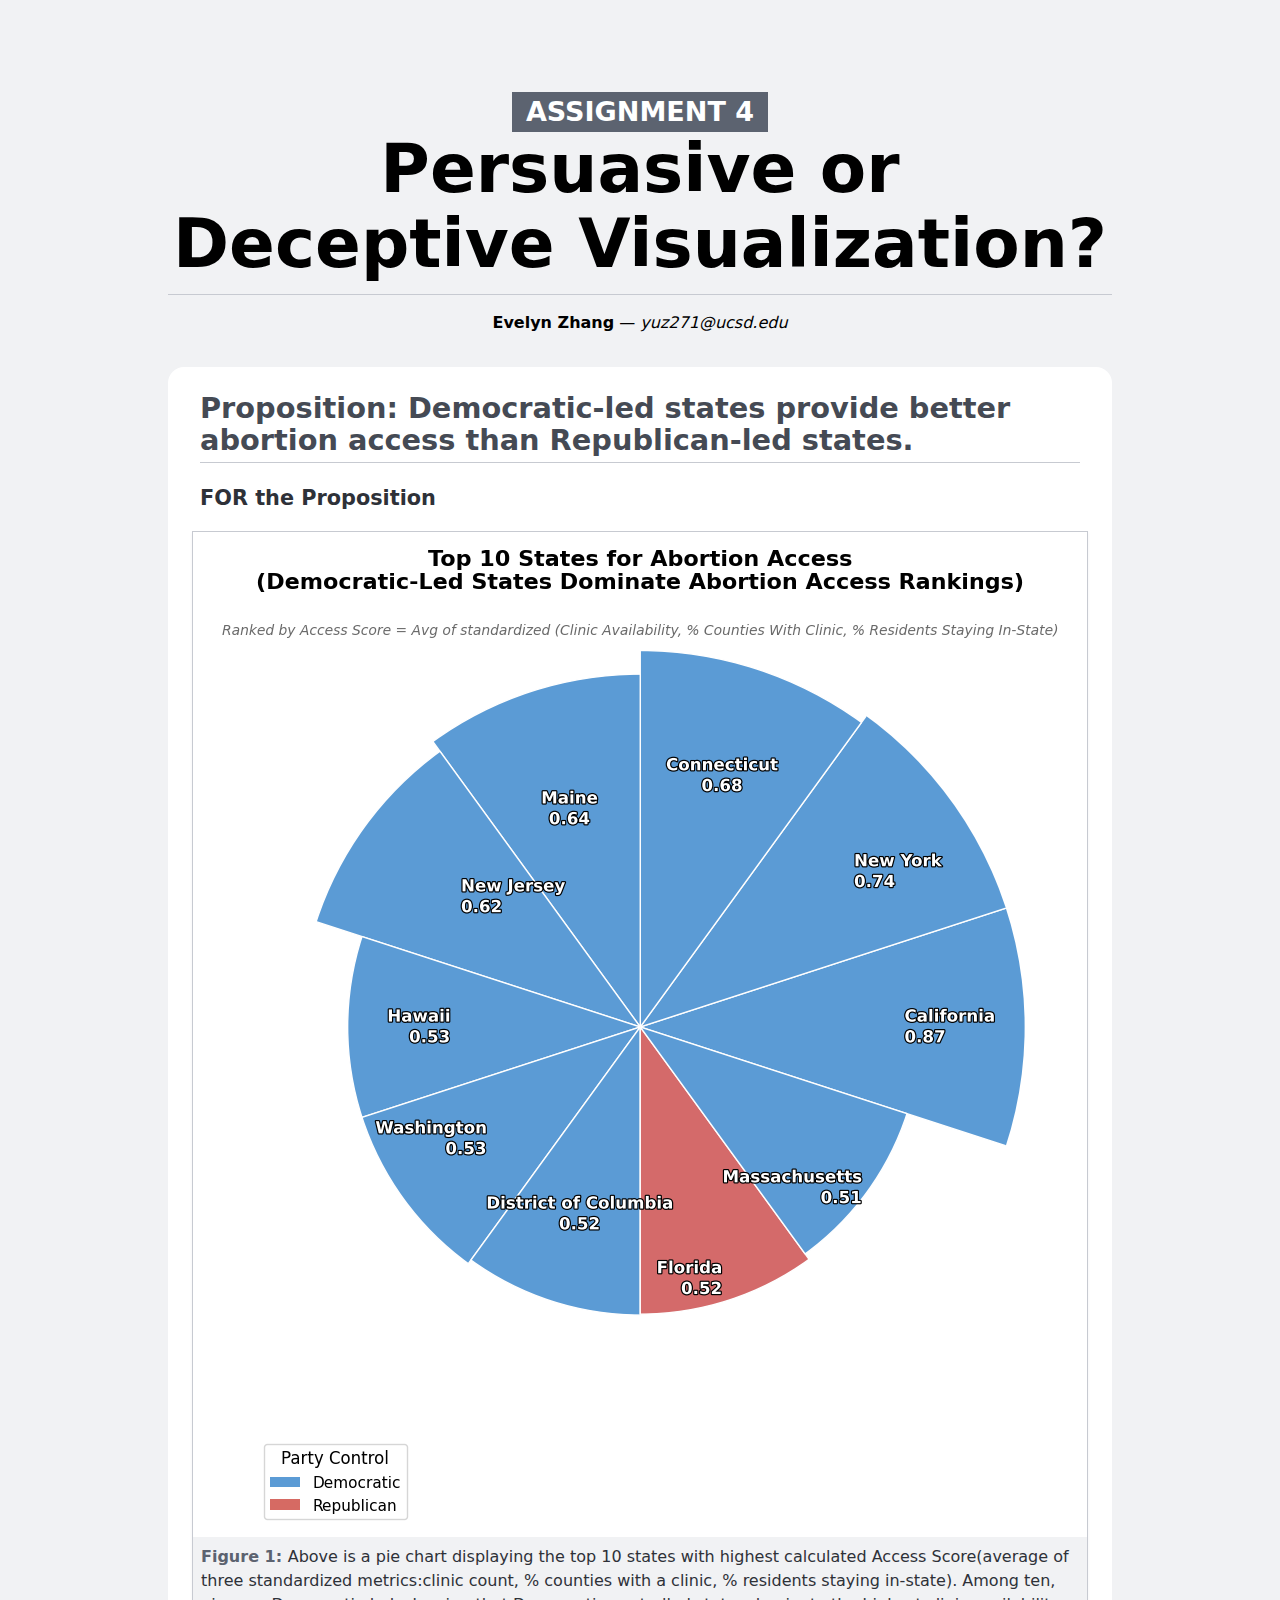
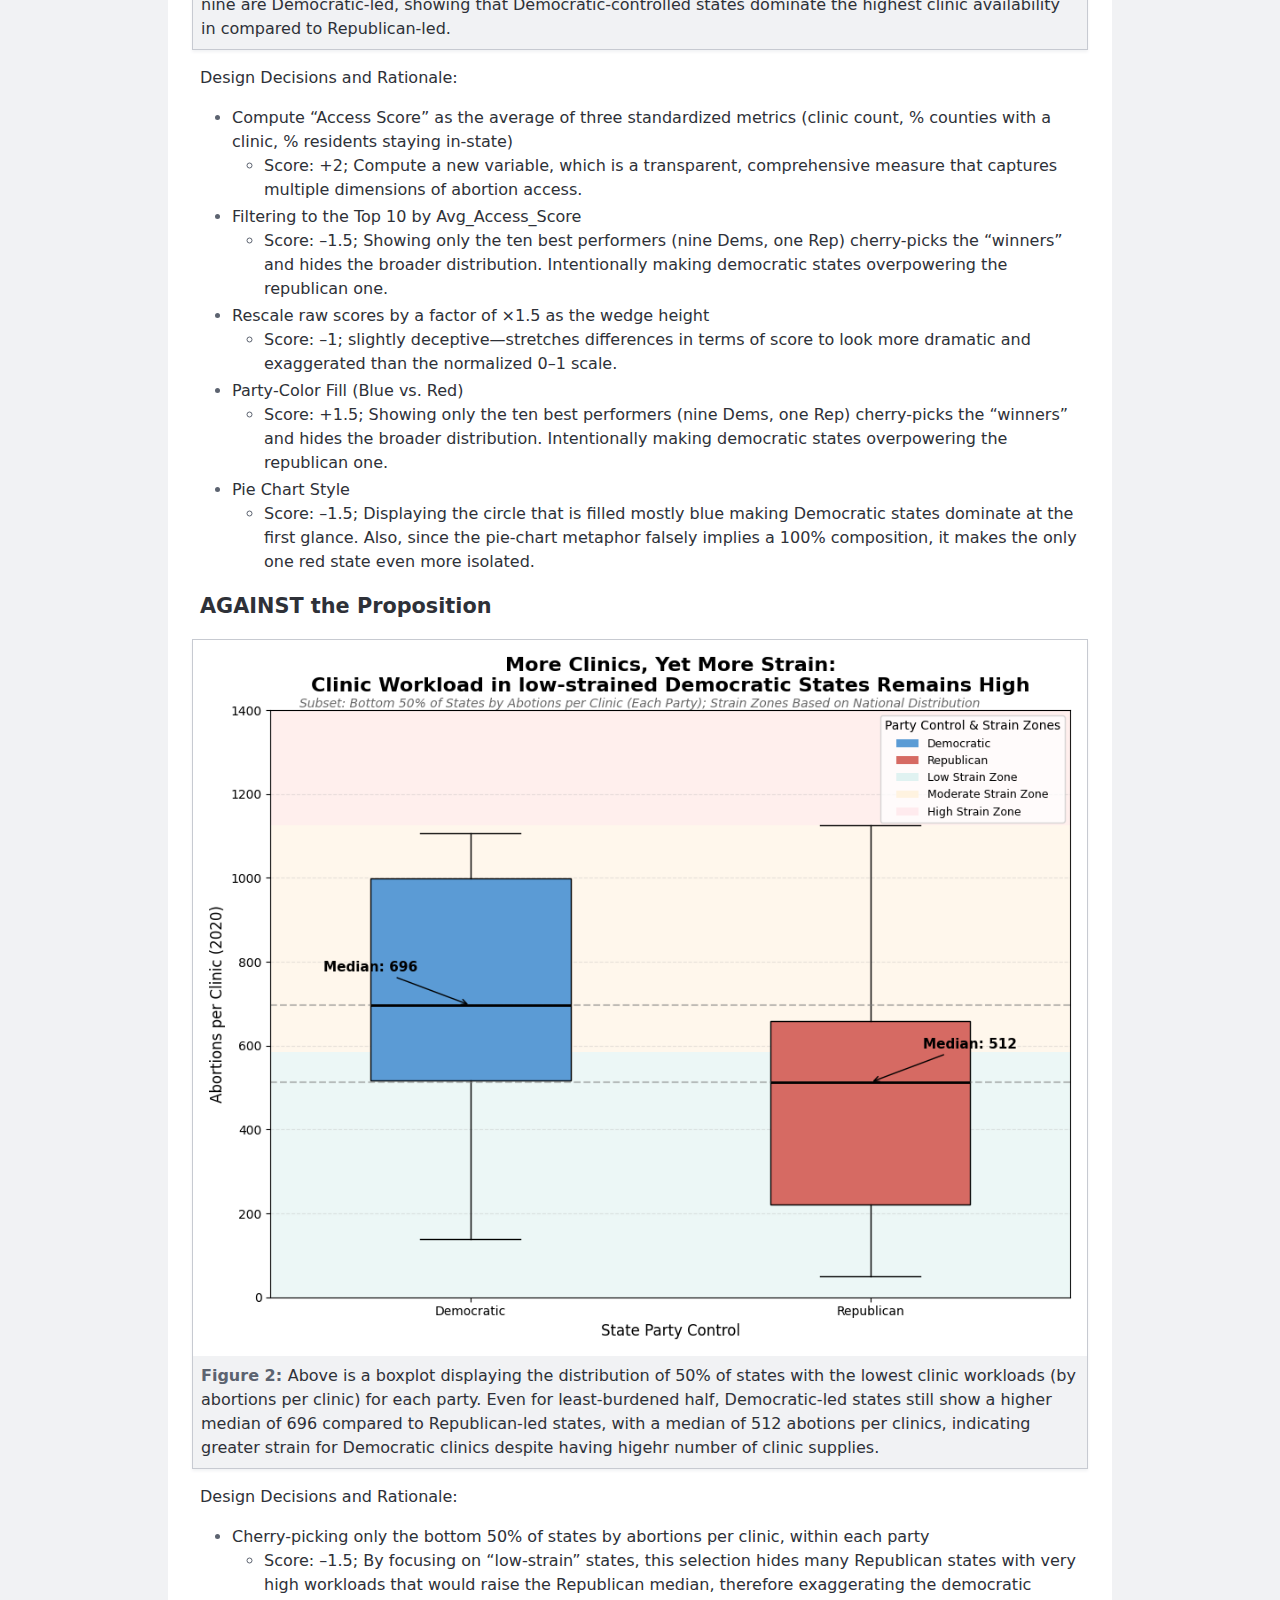
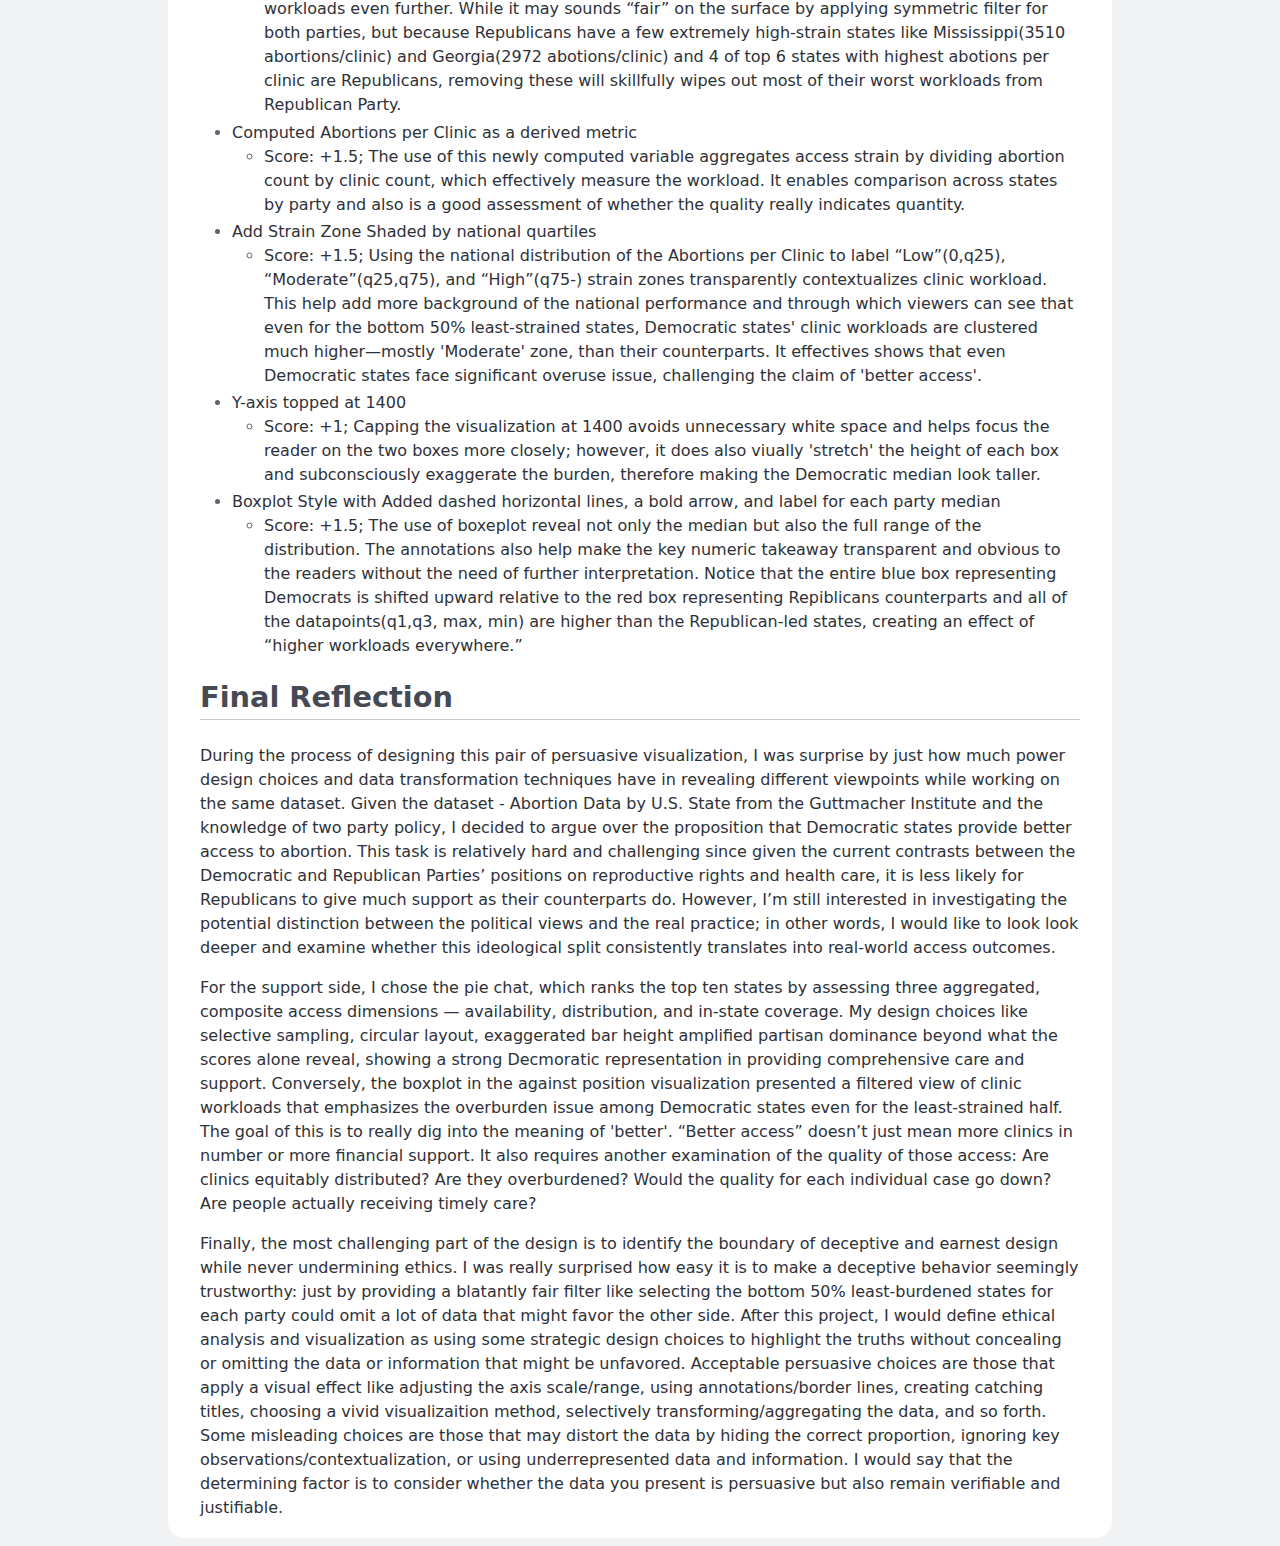
<file: Deceptive_project/project2_report.html>
<!DOCTYPE html>
<html lang="en">
  <head>
    <title>Project 2 Report</title>
    <style>
      :root {
        --color-neutral-95: hsl(220 10% 95%);
        --color-neutral-90: hsl(220 10% 90%);
        --color-neutral-80: hsl(220 10% 80%);
        --color-neutral-70: hsl(220 10% 70%);
        --color-neutral-60: hsl(220 10% 60%);
        --color-neutral-50: hsl(220 10% 50%);
        --color-neutral-40: hsl(220 10% 40%);
        --color-neutral-30: hsl(220 10% 30%);
        --color-neutral-20: hsl(220 10% 20%);
        --color-neutral-10: hsl(220 10% 10%);
      }

      html {
        font: 100%/1.5 system-ui;
        counter-reset: figure;
        background: var(--color-neutral-95);
        max-width: min(75vw, 80em);
        margin: 0 auto;
      }

      figure img {
        display: block;
        margin: 0 auto;
        max-width: 100%;
        max-height: 100%;
        width: auto;
        height: auto;
        object-fit: contain;
      }

      /* Headings */

      h1,
      h2,
      h3,
      h4,
      h5,
      h6 {
        line-height: 1.1;
        font-weight: 600;
        text-wrap: balance;
      }

      h1,
      h2 {
        border-bottom: 1px solid var(--color-neutral-80);
        padding-bottom: 0.2em;
      }

      h1 {
        margin-block: 1em 0.5rem;
        font-size: clamp(2.5em, 150% + 2vh + 2vw, 10vmin);
        font-weight: 800;

        small {
          display: block;
          width: fit-content;
          padding: 0.2em 0.5em;
          margin-inline: auto;
          color: white;
          background: var(--color-neutral-40);
          font-size: 40%;
          text-transform: uppercase;
          white-space: nowrap;
        }
      }

      h2 {
        font-size: 180%;
        color: var(--color-neutral-30);
      }

      h3 {
        font-size: 130%;
      }

      /* Lists */

      ul,
      ol {
        padding-inline-start: 2em;
      }

      li {
        &::marker {
          color: var(--color-neutral-40);
        }

        + li {
          margin-top: 0.2em;
        }
      }

      /* Sectioning elements */

      header {
        padding-block: 1em;
        text-align: center;
      }

      main {
        background: white;
        color: var(--color-neutral-20);
        border-radius: 1rem;
        padding: 0.1rem 2rem;
      }

      /* Figures */

      figure {
        margin: 1em 0;
        padding: 0.5rem;
        margin-inline: -0.5em;
        border: 1px solid var(--color-neutral-80);
        box-shadow: 0 0.1em 0.2em var(--color-neutral-95);
        text-align: center;
        background: white;

        > figcaption {
          font: 500 75% var(--font-sans);
          background: var(--color-neutral-95);
          padding: 0.5rem;
          margin: -0.5rem;
          margin-top: 0.5rem;
          counter-increment: figure;
          text-align: left;

          &::before {
            content: 'Figure ' counter(figure) ': ';
            font-weight: bold;
            color: var(--color-neutral-40);
          }

          a:not(:hover, :focus, :active) {
            color: inherit;
            text-decoration: underline;
            text-decoration-color: color-mix(
              in lab,
              currentColor,
              transparent 70%
            );
          }
        }
      }
    </style>
  </head>

  <body>
    <header>
      <h1>
        <small>Assignment 4</small>
        Persuasive or Deceptive Visualization?
      </h1>

      <p><strong>Evelyn Zhang</strong> — <em>yuz271@ucsd.edu</em></p>
    </header>

    <main>
      <h2>Proposition: Democratic‐led states provide better abortion access than Republican‐led states.</h2>

      <section>
        <h3>FOR the Proposition</h3>

        <figure>
          <img src="output.png" alt="" />
          <figcaption>Above is a pie chart displaying the top 10 states with highest calculated Access Score(average of three standardized metrics:clinic count, % counties with a clinic, % residents staying in-state). Among ten, nine are Democratic-led, showing that Democratic-controlled states dominate the highest clinic availability in compared to Republican-led.</figcaption>
        </figure>

        <p>Design Decisions and Rationale:</p>

        <ul>
          <li>Compute “Access Score” as the average of three standardized metrics (clinic count, % counties with a clinic, % residents staying in-state)  
            <ul>
              <li>Score: +2; Compute a new variable, which is a transparent, comprehensive measure that captures multiple dimensions of abortion access.</li>
          </ul>
          </li>
          <li>Filtering to the Top 10 by Avg_Access_Score 
            <ul>
              <li>Score: –1.5; Showing only the ten best performers (nine Dems, one Rep) cherry-picks the “winners” and hides the broader distribution. Intentionally making democratic states overpowering the republican one.</li>
          </ul>
          </li>
          <li>Rescale raw scores by a factor of ×1.5 as the wedge height
            <ul>
              <li>Score: –1; slightly deceptive—stretches differences in terms of score to look more dramatic and exaggerated than the normalized 0–1 scale.</li>
          </ul>
        </li>
          <li>Party‐Color Fill (Blue vs. Red)
            <ul>
              <li>Score: +1.5; Showing only the ten best performers (nine Dems, one Rep) cherry-picks the “winners” and hides the broader distribution. Intentionally making democratic states overpowering the republican one.</li>
          </ul>
        </li>
          <li>Pie Chart Style
            <ul>
              <li>Score: –1.5;  Displaying the circle that is filled mostly blue making Democratic states dominate at the first glance. Also, since  the pie-chart metaphor falsely implies a 100% composition, it makes the only one red state even more isolated.</li>
          </ul>
          </li>

      </ul>
      </section>

      <section>
        <h3>AGAINST the Proposition</h3>

        <figure>
          <img src="output2.png" alt="" />
          <figcaption>Above is a boxplot displaying the distribution of 50% of states with the lowest clinic workloads (by abortions per clinic) for each party. Even for least-burdened half, Democratic-led states still show a higher median of 696 compared to Republican-led states, with a median of 512 abotions per clinics, indicating greater strain for Democratic clinics despite having higehr number of clinic supplies.</figcaption>
        </figure>

        <p>Design Decisions and Rationale:</p>

        <ul>
          <li>Cherry-picking only the bottom 50% of states by abortions per clinic, within each party  
            <ul>
              <li>Score: –1.5; By focusing on “low‐strain” states, this selection hides many Republican states with very high workloads that would raise the Republican median, therefore exaggerating the democratic workloads even further. While it may sounds “fair” on the surface by applying symmetric filter for both parties, but because Republicans have a few extremely high‐strain states like Mississippi(3510 abortions/clinic) and Georgia(2972 abotions/clinic) and 4 of top 6 states with highest abotions per clinic are Republicans, removing these will skillfully wipes out most of their worst workloads from Republican Party.</li>
          </ul>
          </li>
          <li>Computed Abortions per Clinic as a derived metric
            <ul>
              <li>Score: +1.5; The use of this newly computed variable aggregates access strain by dividing abortion count by clinic count, which effectively measure the workload. It enables comparison across states by party and also is a good assessment of whether the quality really indicates quantity. </li>
          </ul>
        </li>
          <li>Add Strain Zone Shaded by national quartiles
            <ul>
              <li>Score: +1.5; Using the national distribution of the Abortions per Clinic to label “Low”(0,q25), “Moderate”(q25,q75), and “High”(q75-) strain zones transparently contextualizes clinic workload. This help add more background of the national performance and through which viewers can see that even for the bottom 50% least-strained states,  Democratic states' clinic workloads are clustered much higher—mostly 'Moderate' zone, than their counterparts. It effectives shows that even Democratic states face significant overuse issue, challenging the claim of 'better access'.</li>
          </ul>
        </li>
          <li>Y-axis topped at 1400
          <ul>
            <li>Score: +1; Capping the visualization at 1400 avoids unnecessary white space and helps focus the reader on the two boxes more closely; however, it does also viually 'stretch' the height of each box and subconsciously exaggerate the burden, therefore making the Democratic median look taller.</li>
        </ul>
        </li>
          <li>Boxplot Style with Added dashed horizontal lines, a bold arrow, and label for each party median
          <ul>
            <li>Score: +1.5; The use of boxeplot reveal not only the median but also the full range of the distribution. The annotations also help make the key numeric takeaway transparent and obvious to the readers without the need of further interpretation. Notice that the entire blue box representing Democrats is shifted upward relative to the red box representing Repiblicans counterparts and all of the datapoints(q1,q3, max, min) are higher than the Republican-led states, creating an effect of “higher workloads everywhere.”</li>
        </ul>
      </li>
  
        </ul>
      </section>

      <section>
        <h2>Final Reflection</h2>

        <p>During the process of designing this pair of persuasive visualization, I was surprise by just how much power design choices and data transformation techniques have in revealing different viewpoints while working on the same dataset. Given the dataset - Abortion Data by U.S. State from the Guttmacher Institute and the knowledge of two party policy, I decided to argue over the proposition that Democratic states provide better access to abortion. This task is relatively hard and challenging since given the current contrasts between the Democratic and Republican Parties’ positions on reproductive rights and health care, it is less likely for Republicans to give much support as their counterparts do. However, I’m still interested in investigating the potential distinction between the political views and the real practice; in other words, I would like to look look deeper and examine whether this ideological split consistently translates into real-world access outcomes. </p>

        <p>For the support side, I chose the pie chat, which ranks the top ten states by assessing three aggregated, composite access dimensions — availability, distribution, and in-state coverage. My design choices like selective sampling, circular layout, exaggerated bar height amplified partisan dominance beyond what the scores alone reveal, showing a strong Decmoratic representation in providing comprehensive care and support. Conversely, the boxplot in the against position visualization presented a filtered view of clinic workloads that emphasizes the overburden issue among Democratic states even for the least-strained half. The goal of this is to really dig into the meaning of 'better'. “Better access” doesn’t just mean more clinics in number or more financial support. It also requires another examination of the quality of those access: Are clinics equitably distributed? Are they overburdened? Would the quality for each individual case go down? Are people actually receiving timely care? </p>

        <p>Finally, the most challenging part of the design is to identify the boundary of deceptive and earnest design while never undermining ethics. I was really surprised  how easy it is to make a deceptive behavior seemingly trustworthy: just by providing a blatantly fair filter like selecting the bottom 50% least-burdened states for each party could omit a lot of data that might favor the other side. After this project, I would define ethical analysis and visualization as using some strategic design choices to highlight the truths without concealing or omitting the data or information that might be unfavored. Acceptable persuasive choices are those that apply a visual effect like adjusting the axis scale/range, using annotations/border lines, creating catching titles, choosing a vivid visualizaition method, selectively transforming/aggregating the data, and so forth. Some misleading choices are those that may distort the data by hiding the correct proportion, ignoring key observations/contextualization, or using underrepresented data and information. I would say that the determining factor is to consider whether the data you present is persuasive but also remain verifiable and justifiable. </p>
      </section>
    </main>
  </body>
</html>
</file>
